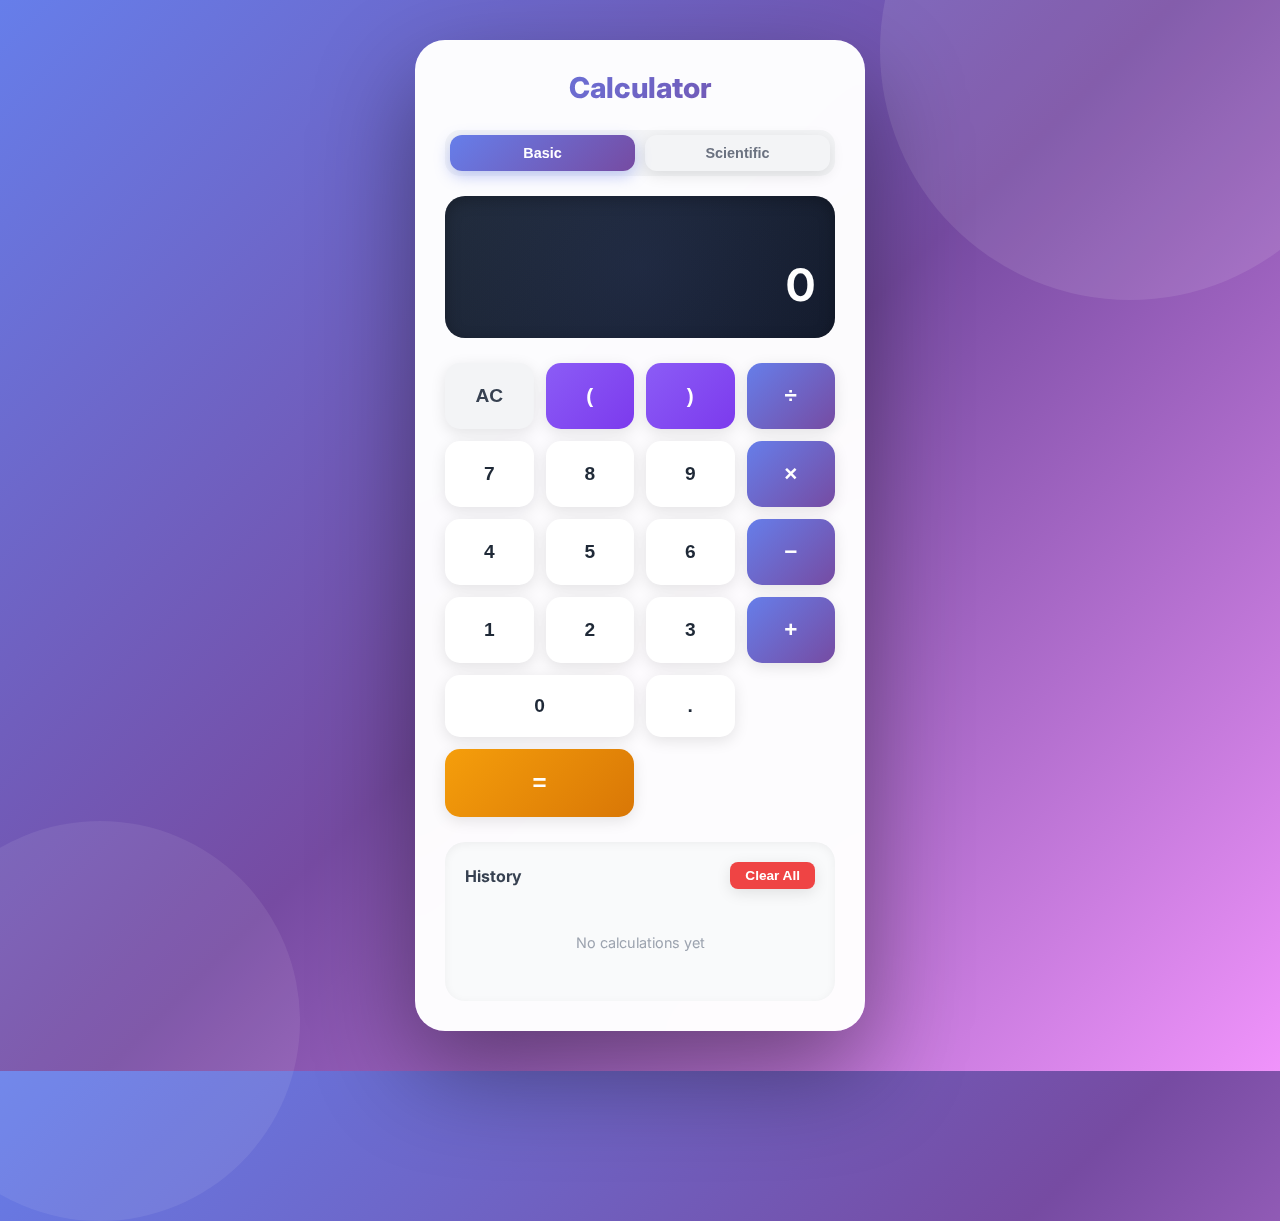
<file: index.html>
<!DOCTYPE html>
<html lang="en">
<head>
    <meta charset="UTF-8">
    <meta name="viewport" content="width=device-width, initial-scale=1.0">
    <title>Professional Calculator Pro</title>
    <style>
        @import url('https://fonts.googleapis.com/css2?family=Inter:wght@400;500;600;700;800&display=swap');

        * {
            margin: 0;
            padding: 0;
            box-sizing: border-box;
        }

        body {
            font-family: 'Inter', sans-serif;
            min-height: 100vh;
            display: flex;
            justify-content: center;
            align-items: center;
            background: linear-gradient(135deg, #667eea 0%, #764ba2 50%, #f093fb 100%);
            padding: 20px;
            position: relative;
            overflow-y: auto;
            overflow-x: hidden;
        }

        body::before {
            content: '';
            position: absolute;
            width: 500px;
            height: 500px;
            background: rgba(255, 255, 255, 0.1);
            border-radius: 50%;
            top: -200px;
            right: -100px;
            animation: float 15s infinite ease-in-out;
        }

        body::after {
            content: '';
            position: absolute;
            width: 400px;
            height: 400px;
            background: rgba(255, 255, 255, 0.08);
            border-radius: 50%;
            bottom: -150px;
            left: -100px;
            animation: float 12s infinite ease-in-out reverse;
        }

        @keyframes float {
            0%, 100% { transform: translateY(0) rotate(0deg); }
            50% { transform: translateY(-30px) rotate(5deg); }
        }

        .calculator-container {
            background: rgba(255, 255, 255, 0.98);
            backdrop-filter: blur(20px);
            border-radius: 30px;
            padding: 30px;
            box-shadow: 0 40px 100px rgba(0, 0, 0, 0.4);
            max-width: 450px;
            width: 100%;
            position: relative;
            z-index: 1;
            animation: slideUp 0.6s ease-out;
            margin: 20px auto;
        }

        @keyframes slideUp {
            from {
                opacity: 0;
                transform: translateY(30px);
            }
            to {
                opacity: 1;
                transform: translateY(0);
            }
        }

        .calculator-header {
            text-align: center;
            margin-bottom: 25px;
        }

        .calculator-header h1 {
            font-size: 1.8rem;
            background: linear-gradient(135deg, #667eea, #764ba2);
            -webkit-background-clip: text;
            -webkit-text-fill-color: transparent;
            background-clip: text;
            font-weight: 800;
            margin-bottom: 0;
        }

        .calculator-header p {
            display: none;
        }

        .mode-toggle {
            display: flex;
            gap: 10px;
            margin-bottom: 20px;
            background: #f3f4f6;
            padding: 5px;
            border-radius: 15px;
        }

        .mode-btn {
            flex: 1;
            padding: 10px;
            border: none;
            border-radius: 12px;
            font-size: 0.9rem;
            font-weight: 600;
            cursor: pointer;
            transition: all 0.3s ease;
            background: transparent;
            color: #6b7280;
        }

        .mode-btn.active {
            background: linear-gradient(135deg, #667eea, #764ba2);
            color: white;
            box-shadow: 0 5px 15px rgba(102, 126, 234, 0.4);
        }

        .display {
            background: linear-gradient(135deg, #1f2937, #111827);
            border-radius: 20px;
            padding: 25px 20px;
            margin-bottom: 25px;
            min-height: 140px;
            display: flex;
            flex-direction: column;
            justify-content: flex-end;
            box-shadow: inset 0 4px 15px rgba(0, 0, 0, 0.3);
            position: relative;
            overflow: hidden;
        }

        .display::before {
            content: '';
            position: absolute;
            top: -50%;
            left: -50%;
            width: 200%;
            height: 200%;
            background: radial-gradient(circle, rgba(102, 126, 234, 0.1) 0%, transparent 70%);
            animation: pulse 3s infinite;
        }

        @keyframes pulse {
            0%, 100% { transform: scale(1); opacity: 0.3; }
            50% { transform: scale(1.1); opacity: 0.6; }
        }

        .expression {
            font-size: 1.1rem;
            color: #9ca3af;
            min-height: 28px;
            text-align: right;
            word-wrap: break-word;
            word-break: break-all;
            margin-bottom: 8px;
            font-weight: 500;
            position: relative;
            z-index: 1;
        }

        .current-value {
            font-size: 2.8rem;
            color: white;
            font-weight: 700;
            text-align: right;
            word-wrap: break-word;
            word-break: break-all;
            min-height: 56px;
            display: flex;
            align-items: center;
            justify-content: flex-end;
            position: relative;
            z-index: 1;
        }

        .buttons {
            display: grid;
            grid-template-columns: repeat(4, 1fr);
            gap: 12px;
        }

        .scientific-buttons {
            display: none;
            grid-template-columns: repeat(4, 1fr);
            gap: 12px;
            margin-bottom: 12px;
        }

        .scientific-buttons.active {
            display: grid;
        }

        button {
            padding: 20px;
            font-size: 1.2rem;
            border: none;
            border-radius: 15px;
            cursor: pointer;
            font-weight: 700;
            transition: all 0.2s ease;
            box-shadow: 0 4px 15px rgba(0, 0, 0, 0.1);
            position: relative;
            overflow: hidden;
        }

        button::before {
            content: '';
            position: absolute;
            top: 50%;
            left: 50%;
            width: 0;
            height: 0;
            border-radius: 50%;
            background: rgba(255, 255, 255, 0.3);
            transform: translate(-50%, -50%);
            transition: width 0.3s, height 0.3s;
        }

        button:active::before {
            width: 200px;
            height: 200px;
        }

        button:active {
            transform: scale(0.95);
        }

        .btn-number {
            background: white;
            color: #1f2937;
            font-weight: 600;
        }

        .btn-number:hover {
            background: #f9fafb;
            box-shadow: 0 8px 20px rgba(0, 0, 0, 0.15);
        }

        .btn-operator {
            background: linear-gradient(135deg, #667eea, #764ba2);
            color: white;
            font-size: 1.4rem;
        }

        .btn-operator:hover {
            box-shadow: 0 10px 25px rgba(102, 126, 234, 0.5);
            transform: translateY(-2px);
        }

        .btn-operator.active {
            background: linear-gradient(135deg, #4c51bf, #5a32a3);
            box-shadow: 0 10px 30px rgba(102, 126, 234, 0.7);
        }

        .btn-function {
            background: #f3f4f6;
            color: #374151;
            font-weight: 600;
        }

        .btn-function:hover {
            background: #e5e7eb;
            color: #1f2937;
        }

        .btn-scientific {
            background: linear-gradient(135deg, #10b981, #059669);
            color: white;
            font-size: 1rem;
            padding: 15px;
        }

        .btn-scientific:hover {
            box-shadow: 0 8px 20px rgba(16, 185, 129, 0.4);
        }

        .btn-equals {
            background: linear-gradient(135deg, #f59e0b, #d97706);
            color: white;
            grid-column: span 2;
            font-size: 1.5rem;
        }

        .btn-equals:hover {
            box-shadow: 0 12px 30px rgba(245, 158, 11, 0.5);
            transform: translateY(-2px);
        }

        .btn-zero {
            grid-column: span 2;
        }

        .btn-bracket {
            background: linear-gradient(135deg, #8b5cf6, #7c3aed);
            color: white;
            font-size: 1.3rem;
        }

        .btn-bracket:hover {
            box-shadow: 0 8px 20px rgba(139, 92, 246, 0.4);
        }

        .history-panel {
            margin-top: 25px;
            background: #f9fafb;
            border-radius: 20px;
            padding: 20px;
            max-height: 200px;
            overflow-y: auto;
            box-shadow: inset 0 2px 10px rgba(0, 0, 0, 0.05);
        }

        .history-header {
            display: flex;
            justify-content: space-between;
            align-items: center;
            margin-bottom: 15px;
        }

        .history-title {
            font-size: 1rem;
            color: #374151;
            font-weight: 700;
        }

        .clear-history {
            background: #ef4444;
            color: white;
            border: none;
            padding: 6px 15px;
            border-radius: 8px;
            font-size: 0.85rem;
            cursor: pointer;
            font-weight: 600;
            transition: all 0.2s;
        }

        .clear-history:hover {
            background: #dc2626;
            box-shadow: 0 4px 12px rgba(239, 68, 68, 0.4);
        }

        .history-item {
            background: white;
            padding: 12px 15px;
            border-radius: 12px;
            margin-bottom: 10px;
            box-shadow: 0 2px 8px rgba(0, 0, 0, 0.05);
            transition: all 0.2s;
            cursor: pointer;
        }

        .history-item:hover {
            transform: translateX(5px);
            box-shadow: 0 4px 12px rgba(0, 0, 0, 0.1);
        }

        .history-expression {
            font-size: 0.9rem;
            color: #6b7280;
            margin-bottom: 4px;
        }

        .history-result {
            font-size: 1.1rem;
            color: #1f2937;
            font-weight: 700;
        }

        .empty-history {
            text-align: center;
            color: #9ca3af;
            font-size: 0.9rem;
            padding: 30px 0;
        }

        .error {
            animation: shake 0.5s;
            background: #fee2e2 !important;
            color: #dc2626 !important;
        }

        @keyframes shake {
            0%, 100% { transform: translateX(0); }
            25% { transform: translateX(-10px); }
            75% { transform: translateX(10px); }
        }

        /* Custom scrollbar */
        .history-panel::-webkit-scrollbar {
            width: 8px;
        }

        .history-panel::-webkit-scrollbar-track {
            background: #e5e7eb;
            border-radius: 10px;
        }

        .history-panel::-webkit-scrollbar-thumb {
            background: linear-gradient(135deg, #667eea, #764ba2);
            border-radius: 10px;
        }

        @media (max-width: 480px) {
            .calculator-container {
                padding: 20px;
            }

            button {
                padding: 16px;
                font-size: 1.1rem;
            }

            .current-value {
                font-size: 2.2rem;
            }

            .calculator-header h1 {
                font-size: 1.5rem;
            }
        }
    </style>
</head>
<body>
    <div class="calculator-container">
        <div class="calculator-header">
            <h1>Calculator</h1>
        </div>

        <div class="mode-toggle">
            <button class="mode-btn active" data-mode="basic">Basic</button>
            <button class="mode-btn" data-mode="scientific">Scientific</button>
        </div>

        <div class="display">
            <div class="expression" id="expression"></div>
            <div class="current-value" id="currentValue">0</div>
        </div>

        <div class="scientific-buttons" id="scientificButtons">
            <button class="btn-scientific" data-function="sin">sin</button>
            <button class="btn-scientific" data-function="cos">cos</button>
            <button class="btn-scientific" data-function="tan">tan</button>
            <button class="btn-scientific" data-function="log">log</button>
            
            <button class="btn-scientific" data-function="sqrt">√</button>
            <button class="btn-scientific" data-function="pow">x²</button>
            <button class="btn-scientific" data-function="exp">eˣ</button>
            <button class="btn-scientific" data-function="ln">ln</button>
            
            <button class="btn-scientific" data-function="pi">π</button>
            <button class="btn-scientific" data-function="e">e</button>
            <button class="btn-scientific" data-function="abs">|x|</button>
            <button class="btn-scientific" data-function="fact">x!</button>
        </div>

        <div class="buttons">
            <button class="btn-function" data-action="clear">AC</button>
            <button class="btn-bracket" data-bracket="(">(</button>
            <button class="btn-bracket" data-bracket=")">)</button>
            <button class="btn-operator" data-operator="/">÷</button>

            <button class="btn-number" data-number="7">7</button>
            <button class="btn-number" data-number="8">8</button>
            <button class="btn-number" data-number="9">9</button>
            <button class="btn-operator" data-operator="*">×</button>

            <button class="btn-number" data-number="4">4</button>
            <button class="btn-number" data-number="5">5</button>
            <button class="btn-number" data-number="6">6</button>
            <button class="btn-operator" data-operator="-">−</button>

            <button class="btn-number" data-number="1">1</button>
            <button class="btn-number" data-number="2">2</button>
            <button class="btn-number" data-number="3">3</button>
            <button class="btn-operator" data-operator="+">+</button>

            <button class="btn-number btn-zero" data-number="0">0</button>
            <button class="btn-number" data-number=".">.</button>
            <button class="btn-equals" data-action="equals">=</button>
        </div>

        <div class="history-panel">
            <div class="history-header">
                <span class="history-title"> History</span>
                <button class="clear-history" id="clearHistory">Clear All</button>
            </div>
            <div id="historyList">
                <div class="empty-history">No calculations yet</div>
            </div>
        </div>
    </div>

    <script>
        class AdvancedCalculator {
            constructor() {
                this.currentValue = '0';
                this.expression = '';
                this.history = [];
                this.lastResult = null;
                this.isScientificMode = false;
                
                this.currentDisplay = document.getElementById('currentValue');
                this.expressionDisplay = document.getElementById('expression');
                this.historyList = document.getElementById('historyList');
                
                this.initializeEventListeners();
                this.loadHistory();
            }

            initializeEventListeners() {
                // Mode toggle
                document.querySelectorAll('.mode-btn').forEach(btn => {
                    btn.addEventListener('click', (e) => {
                        document.querySelectorAll('.mode-btn').forEach(b => b.classList.remove('active'));
                        e.target.classList.add('active');
                        const mode = e.target.dataset.mode;
                        this.isScientificMode = mode === 'scientific';
                        const scientificBtns = document.getElementById('scientificButtons');
                        if (this.isScientificMode) {
                            scientificBtns.classList.add('active');
                        } else {
                            scientificBtns.classList.remove('active');
                        }
                    });
                });

                // Numbers
                document.querySelectorAll('[data-number]').forEach(btn => {
                    btn.addEventListener('click', () => this.appendNumber(btn.dataset.number));
                });

                // Operators
                document.querySelectorAll('[data-operator]').forEach(btn => {
                    btn.addEventListener('click', () => this.appendOperator(btn.dataset.operator));
                });

                // Brackets
                document.querySelectorAll('[data-bracket]').forEach(btn => {
                    btn.addEventListener('click', () => this.appendBracket(btn.dataset.bracket));
                });

                // Scientific functions
                document.querySelectorAll('[data-function]').forEach(btn => {
                    btn.addEventListener('click', () => this.applyFunction(btn.dataset.function));
                });

                // Actions
                document.querySelector('[data-action="clear"]').addEventListener('click', () => this.clear());
                document.querySelector('[data-action="equals"]').addEventListener('click', () => this.calculate());

                // History
                document.getElementById('clearHistory').addEventListener('click', () => this.clearHistory());

                // Keyboard support
                document.addEventListener('keydown', (e) => this.handleKeyboard(e));
            }

            appendNumber(number) {
                if (this.currentValue === '0' && number !== '.') {
                    this.currentValue = number;
                } else if (number === '.' && this.currentValue.includes('.')) {
                    return;
                } else {
                    this.currentValue += number;
                }
                this.updateDisplay();
            }

            appendOperator(operator) {
                if (this.currentValue !== '') {
                    if (this.expression !== '' && !this.expression.endsWith('(')) {
                        this.expression += ' ' + this.currentValue;
                    } else {
                        this.expression += this.currentValue;
                    }
                    this.expression += ' ' + operator + ' ';
                    this.currentValue = '';
                }
                this.updateDisplay();
            }

            appendBracket(bracket) {
                if (bracket === '(') {
                    if (this.expression === '' || this.expression.endsWith(' ')) {
                        this.expression += bracket;
                    } else {
                        this.expression += ' * ' + bracket;
                    }
                } else {
                    if (this.currentValue !== '') {
                        this.expression += this.currentValue;
                        this.currentValue = '';
                    }
                    this.expression += bracket;
                }
                this.updateDisplay();
            }

            applyFunction(func) {
                let value = parseFloat(this.currentValue) || 0;
                let result;

                try {
                    switch(func) {
                        case 'sin':
                            result = Math.sin(value * Math.PI / 180);
                            break;
                        case 'cos':
                            result = Math.cos(value * Math.PI / 180);
                            break;
                        case 'tan':
                            result = Math.tan(value * Math.PI / 180);
                            break;
                        case 'log':
                            result = Math.log10(value);
                            break;
                        case 'ln':
                            result = Math.log(value);
                            break;
                        case 'sqrt':
                            result = Math.sqrt(value);
                            break;
                        case 'pow':
                            result = Math.pow(value, 2);
                            break;
                        case 'exp':
                            result = Math.exp(value);
                            break;
                        case 'pi':
                            result = Math.PI;
                            break;
                        case 'e':
                            result = Math.E;
                            break;
                        case 'abs':
                            result = Math.abs(value);
                            break;
                        case 'fact':
                            result = this.factorial(Math.floor(value));
                            break;
                        default:
                            return;
                    }

                    this.currentValue = this.formatResult(result);
                    this.updateDisplay();
                } catch (error) {
                    this.showError();
                }
            }

            factorial(n) {
                if (n < 0) throw new Error('Invalid input');
                if (n === 0 || n === 1) return 1;
                let result = 1;
                for (let i = 2; i <= n; i++) {
                    result *= i;
                }
                return result;
            }

            calculate() {
                try {
                    let fullExpression = this.expression + this.currentValue;
                    if (fullExpression === '' || fullExpression === '0') return;

                    // Replace operators for evaluation
                    let evalExpression = fullExpression
                        .replace(/×/g, '*')
                        .replace(/÷/g, '/')
                        .replace(/−/g, '-');

                    // Evaluate
                    const result = eval(evalExpression);

                    if (!isFinite(result)) {
                        throw new Error('Invalid calculation');
                    }

                    // Add to history
                    this.addToHistory(fullExpression, result);

                    // Update display
                    this.expression = '';
                    this.currentValue = this.formatResult(result);
                    this.lastResult = result;
                    this.updateDisplay();

                } catch (error) {
                    this.showError();
                }
            }

            formatResult(number) {
                if (Number.isInteger(number)) {
                    return number.toString();
                }
                return parseFloat(number.toFixed(10)).toString();
            }

            clear() {
                this.currentValue = '0';
                this.expression = '';
                this.updateDisplay();
            }

            showError() {
                this.currentDisplay.classList.add('error');
                this.currentValue = 'Error';
                this.updateDisplay();
                
                setTimeout(() => {
                    this.currentDisplay.classList.remove('error');
                    this.clear();
                }, 1500);
            }

            updateDisplay() {
                this.currentDisplay.textContent = this.currentValue || '0';
                this.expressionDisplay.textContent = this.expression || '';
            }

            addToHistory(expression, result) {
                const historyItem = {
                    expression: expression,
                    result: result,
                    timestamp: new Date().toLocaleTimeString()
                };

                this.history.unshift(historyItem);
                if (this.history.length > 50) {
                    this.history.pop();
                }

                this.saveHistory();
                this.renderHistory();
            }

            renderHistory() {
                if (this.history.length === 0) {
                    this.historyList.innerHTML = '<div class="empty-history">No calculations yet</div>';
                    return;
                }

                this.historyList.innerHTML = this.history.map(item => `
                    <div class="history-item" onclick="calculator.useHistoryItem('${item.result}')">
                        <div class="history-expression">${item.expression}</div>
                        <div class="history-result">= ${this.formatResult(item.result)}</div>
                    </div>
                `).join('');
            }

            useHistoryItem(result) {
                this.currentValue = result;
                this.expression = '';
                this.updateDisplay();
            }

            clearHistory() {
                if (confirm('Clear all history?')) {
                    this.history = [];
                    this.saveHistory();
                    this.renderHistory();
                }
            }

            saveHistory() {
                try {
                    localStorage.setItem('calculatorHistory', JSON.stringify(this.history));
                } catch (e) {
                    console.log('Could not save history');
                }
            }

            loadHistory() {
                try {
                    const saved = localStorage.getItem('calculatorHistory');
                    if (saved) {
                        this.history = JSON.parse(saved);
                        this.renderHistory();
                    }
                } catch (e) {
                    console.log('Could not load history');
                }
            }

            handleKeyboard(e) {
                if (e.key >= '0' && e.key <= '9') {
                    this.appendNumber(e.key);
                } else if (e.key === '.') {
                    this.appendNumber('.');
                } else if (e.key === '+' || e.key === '-' || e.key === '*' || e.key === '/') {
                    this.appendOperator(e.key);
                } else if (e.key === 'Enter' || e.key === '=') {
                    e.preventDefault();
                    this.calculate();
                } else if (e.key === 'Escape' || e.key === 'c' || e.key === 'C') {
                    this.clear();
                } else if (e.key === '(' || e.key === ')') {
                    this.appendBracket(e.key);
                } else if (e.key === 'Backspace') {
                    if (this.currentValue.length > 1) {
                        this.currentValue = this.currentValue.slice(0, -1);
                    } else {
                        this.currentValue = '0';
                    }
                    this.updateDisplay();
                }
            }
        }

        // Initialize calculator
        const calculator = new AdvancedCalculator();
    </script>
</body>
</html>
</file>
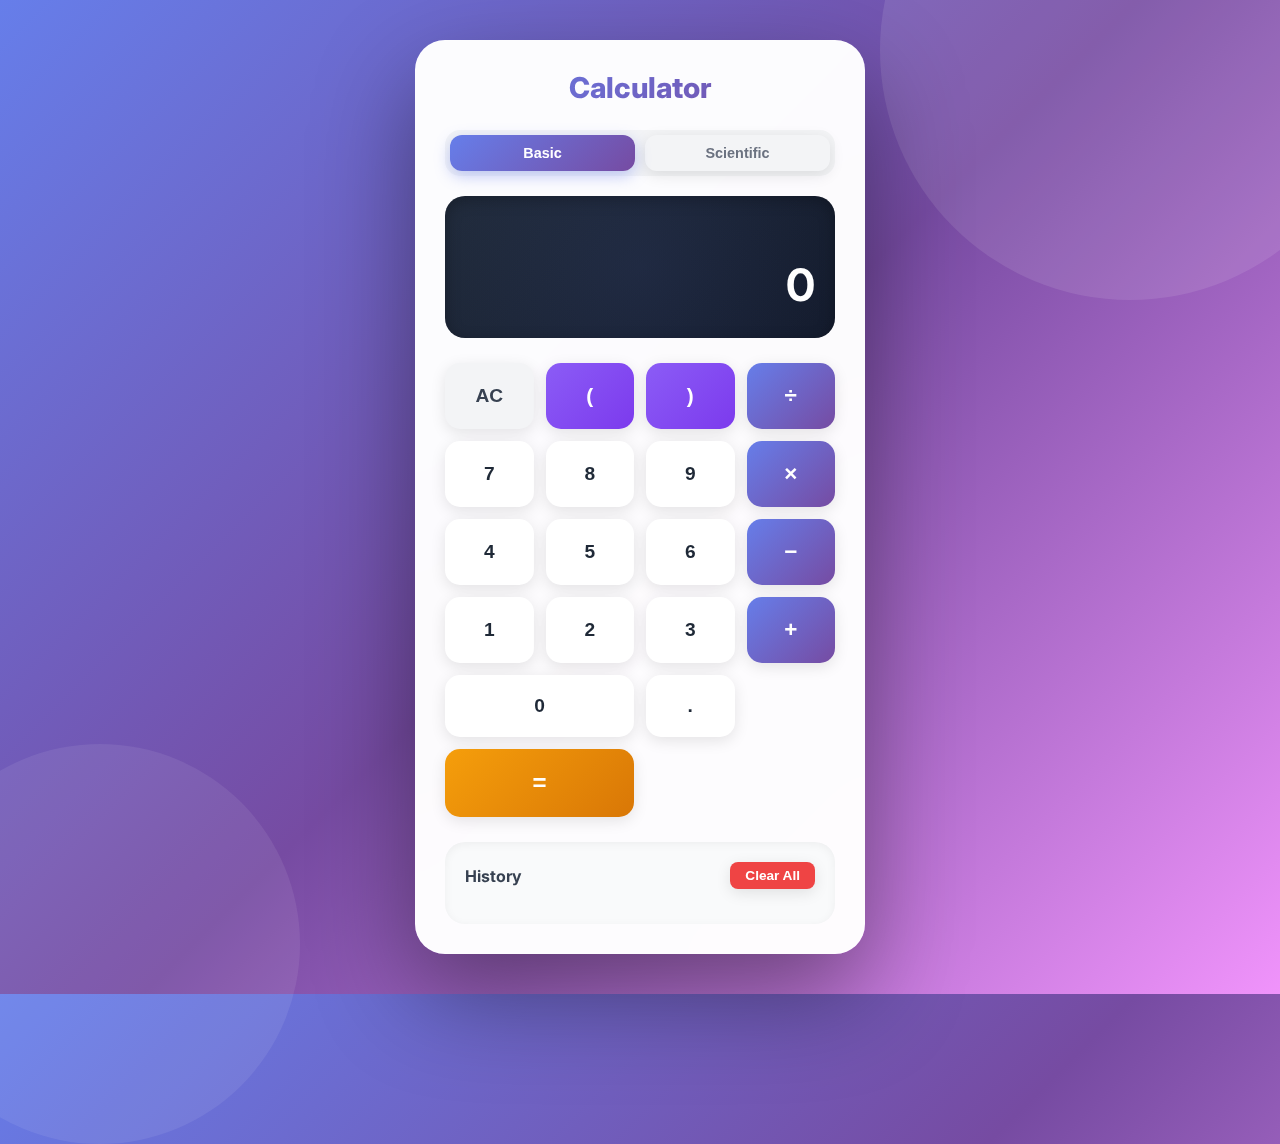
<file: _index.html>
<!DOCTYPE html>
<html lang="en">
<head>
    <meta charset="UTF-8">
    <meta name="viewport" content="width=device-width, initial-scale=1.0">
    <title>Professional Calculator Pro</title>

    <!-- CSS -->
    <link rel="stylesheet" href="style.css">
</head>
<body>

<div class="calculator-container">
    <div class="calculator-header">
        <h1>Calculator</h1>
    </div>

    <div class="mode-toggle">
        <button class="mode-btn active" data-mode="basic">Basic</button>
        <button class="mode-btn" data-mode="scientific">Scientific</button>
    </div>

    <div class="display">
        <div class="expression" id="expression"></div>
        <div class="current-value" id="currentValue">0</div>
    </div>

    <div class="scientific-buttons" id="scientificButtons">
        <button class="btn-scientific" data-function="sin">sin</button>
        <button class="btn-scientific" data-function="cos">cos</button>
        <button class="btn-scientific" data-function="tan">tan</button>
        <button class="btn-scientific" data-function="log">log</button>

        <button class="btn-scientific" data-function="sqrt">√</button>
        <button class="btn-scientific" data-function="pow">x²</button>
        <button class="btn-scientific" data-function="exp">eˣ</button>
        <button class="btn-scientific" data-function="ln">ln</button>

        <button class="btn-scientific" data-function="pi">π</button>
        <button class="btn-scientific" data-function="e">e</button>
        <button class="btn-scientific" data-function="abs">|x|</button>
        <button class="btn-scientific" data-function="fact">x!</button>
    </div>

    <div class="buttons">
        <button class="btn-function" data-action="clear">AC</button>
        <button class="btn-bracket" data-bracket="(">(</button>
        <button class="btn-bracket" data-bracket=")">)</button>
        <button class="btn-operator" data-operator="/">÷</button>

        <button class="btn-number" data-number="7">7</button>
        <button class="btn-number" data-number="8">8</button>
        <button class="btn-number" data-number="9">9</button>
        <button class="btn-operator" data-operator="*">×</button>

        <button class="btn-number" data-number="4">4</button>
        <button class="btn-number" data-number="5">5</button>
        <button class="btn-number" data-number="6">6</button>
        <button class="btn-operator" data-operator="-">−</button>

        <button class="btn-number" data-number="1">1</button>
        <button class="btn-number" data-number="2">2</button>
        <button class="btn-number" data-number="3">3</button>
        <button class="btn-operator" data-operator="+">+</button>

        <button class="btn-number btn-zero" data-number="0">0</button>
        <button class="btn-number" data-number=".">.</button>
        <button class="btn-equals" data-action="equals">=</button>
    </div>

    <div class="history-panel">
        <div class="history-header">
            <span class="history-title">History</span>
            <button class="clear-history" id="clearHistory">Clear All</button>
        </div>
        <div id="historyList">
            <div class="empty-history">No calculations yet</div>
        </div>
    </div>
</div>

<!-- JS MUST LOAD LAST -->
<script src="script.js"></script>
</body>
</html>
</file>
<file: style.css>
@import url('https://fonts.googleapis.com/css2?family=Inter:wght@400;500;600;700;800&display=swap');

        * {
            margin: 0;
            padding: 0;
            box-sizing: border-box;
        }

        body {
            font-family: 'Inter', sans-serif;
            min-height: 100vh;
            display: flex;
            justify-content: center;
            align-items: center;
            background: linear-gradient(135deg, #667eea 0%, #764ba2 50%, #f093fb 100%);
            padding: 20px;
            position: relative;
            overflow-y: auto;
            overflow-x: hidden;
        }

        body::before {
            content: '';
            position: absolute;
            width: 500px;
            height: 500px;
            background: rgba(255, 255, 255, 0.1);
            border-radius: 50%;
            top: -200px;
            right: -100px;
            animation: float 15s infinite ease-in-out;
        }

        body::after {
            content: '';
            position: absolute;
            width: 400px;
            height: 400px;
            background: rgba(255, 255, 255, 0.08);
            border-radius: 50%;
            bottom: -150px;
            left: -100px;
            animation: float 12s infinite ease-in-out reverse;
        }

        @keyframes float {
            0%, 100% { transform: translateY(0) rotate(0deg); }
            50% { transform: translateY(-30px) rotate(5deg); }
        }

        .calculator-container {
            background: rgba(255, 255, 255, 0.98);
            backdrop-filter: blur(20px);
            border-radius: 30px;
            padding: 30px;
            box-shadow: 0 40px 100px rgba(0, 0, 0, 0.4);
            max-width: 450px;
            width: 100%;
            position: relative;
            z-index: 1;
            animation: slideUp 0.6s ease-out;
            margin: 20px auto;
        }

        @keyframes slideUp {
            from {
                opacity: 0;
                transform: translateY(30px);
            }
            to {
                opacity: 1;
                transform: translateY(0);
            }
        }

        .calculator-header {
            text-align: center;
            margin-bottom: 25px;
        }

        .calculator-header h1 {
            font-size: 1.8rem;
            background: linear-gradient(135deg, #667eea, #764ba2);
            -webkit-background-clip: text;
            -webkit-text-fill-color: transparent;
            background-clip: text;
            font-weight: 800;
            margin-bottom: 0;
        }

        .calculator-header p {
            display: none;
        }

        .mode-toggle {
            display: flex;
            gap: 10px;
            margin-bottom: 20px;
            background: #f3f4f6;
            padding: 5px;
            border-radius: 15px;
        }

        .mode-btn {
            flex: 1;
            padding: 10px;
            border: none;
            border-radius: 12px;
            font-size: 0.9rem;
            font-weight: 600;
            cursor: pointer;
            transition: all 0.3s ease;
            background: transparent;
            color: #6b7280;
        }

        .mode-btn.active {
            background: linear-gradient(135deg, #667eea, #764ba2);
            color: white;
            box-shadow: 0 5px 15px rgba(102, 126, 234, 0.4);
        }

        .display {
            background: linear-gradient(135deg, #1f2937, #111827);
            border-radius: 20px;
            padding: 25px 20px;
            margin-bottom: 25px;
            min-height: 140px;
            display: flex;
            flex-direction: column;
            justify-content: flex-end;
            box-shadow: inset 0 4px 15px rgba(0, 0, 0, 0.3);
            position: relative;
            overflow: hidden;
        }

        .display::before {
            content: '';
            position: absolute;
            top: -50%;
            left: -50%;
            width: 200%;
            height: 200%;
            background: radial-gradient(circle, rgba(102, 126, 234, 0.1) 0%, transparent 70%);
            animation: pulse 3s infinite;
        }

        @keyframes pulse {
            0%, 100% { transform: scale(1); opacity: 0.3; }
            50% { transform: scale(1.1); opacity: 0.6; }
        }

        .expression {
            font-size: 1.1rem;
            color: #9ca3af;
            min-height: 28px;
            text-align: right;
            word-wrap: break-word;
            word-break: break-all;
            margin-bottom: 8px;
            font-weight: 500;
            position: relative;
            z-index: 1;
        }

        .current-value {
            font-size: 2.8rem;
            color: white;
            font-weight: 700;
            text-align: right;
            word-wrap: break-word;
            word-break: break-all;
            min-height: 56px;
            display: flex;
            align-items: center;
            justify-content: flex-end;
            position: relative;
            z-index: 1;
        }

        .buttons {
            display: grid;
            grid-template-columns: repeat(4, 1fr);
            gap: 12px;
        }

        .scientific-buttons {
            display: none;
            grid-template-columns: repeat(4, 1fr);
            gap: 12px;
            margin-bottom: 12px;
        }

        .scientific-buttons.active {
            display: grid;
        }

        button {
            padding: 20px;
            font-size: 1.2rem;
            border: none;
            border-radius: 15px;
            cursor: pointer;
            font-weight: 700;
            transition: all 0.2s ease;
            box-shadow: 0 4px 15px rgba(0, 0, 0, 0.1);
            position: relative;
            overflow: hidden;
        }

        button::before {
            content: '';
            position: absolute;
            top: 50%;
            left: 50%;
            width: 0;
            height: 0;
            border-radius: 50%;
            background: rgba(255, 255, 255, 0.3);
            transform: translate(-50%, -50%);
            transition: width 0.3s, height 0.3s;
        }

        button:active::before {
            width: 200px;
            height: 200px;
        }

        button:active {
            transform: scale(0.95);
        }

        .btn-number {
            background: white;
            color: #1f2937;
            font-weight: 600;
        }

        .btn-number:hover {
            background: #f9fafb;
            box-shadow: 0 8px 20px rgba(0, 0, 0, 0.15);
        }

        .btn-operator {
            background: linear-gradient(135deg, #667eea, #764ba2);
            color: white;
            font-size: 1.4rem;
        }

        .btn-operator:hover {
            box-shadow: 0 10px 25px rgba(102, 126, 234, 0.5);
            transform: translateY(-2px);
        }

        .btn-operator.active {
            background: linear-gradient(135deg, #4c51bf, #5a32a3);
            box-shadow: 0 10px 30px rgba(102, 126, 234, 0.7);
        }

        .btn-function {
            background: #f3f4f6;
            color: #374151;
            font-weight: 600;
        }

        .btn-function:hover {
            background: #e5e7eb;
            color: #1f2937;
        }

        .btn-scientific {
            background: linear-gradient(135deg, #10b981, #059669);
            color: white;
            font-size: 1rem;
            padding: 15px;
        }

        .btn-scientific:hover {
            box-shadow: 0 8px 20px rgba(16, 185, 129, 0.4);
        }

        .btn-equals {
            background: linear-gradient(135deg, #f59e0b, #d97706);
            color: white;
            grid-column: span 2;
            font-size: 1.5rem;
        }

        .btn-equals:hover {
            box-shadow: 0 12px 30px rgba(245, 158, 11, 0.5);
            transform: translateY(-2px);
        }

        .btn-zero {
            grid-column: span 2;
        }

        .btn-bracket {
            background: linear-gradient(135deg, #8b5cf6, #7c3aed);
            color: white;
            font-size: 1.3rem;
        }

        .btn-bracket:hover {
            box-shadow: 0 8px 20px rgba(139, 92, 246, 0.4);
        }

        .history-panel {
            margin-top: 25px;
            background: #f9fafb;
            border-radius: 20px;
            padding: 20px;
            max-height: 200px;
            overflow-y: auto;
            box-shadow: inset 0 2px 10px rgba(0, 0, 0, 0.05);
        }

        .history-header {
            display: flex;
            justify-content: space-between;
            align-items: center;
            margin-bottom: 15px;
        }

        .history-title {
            font-size: 1rem;
            color: #374151;
            font-weight: 700;
        }

        .clear-history {
            background: #ef4444;
            color: white;
            border: none;
            padding: 6px 15px;
            border-radius: 8px;
            font-size: 0.85rem;
            cursor: pointer;
            font-weight: 600;
            transition: all 0.2s;
        }

        .clear-history:hover {
            background: #dc2626;
            box-shadow: 0 4px 12px rgba(239, 68, 68, 0.4);
        }

        .history-item {
            background: white;
            padding: 12px 15px;
            border-radius: 12px;
            margin-bottom: 10px;
            box-shadow: 0 2px 8px rgba(0, 0, 0, 0.05);
            transition: all 0.2s;
            cursor: pointer;
        }

        .history-item:hover {
            transform: translateX(5px);
            box-shadow: 0 4px 12px rgba(0, 0, 0, 0.1);
        }

        .history-expression {
            font-size: 0.9rem;
            color: #6b7280;
            margin-bottom: 4px;
        }

        .history-result {
            font-size: 1.1rem;
            color: #1f2937;
            font-weight: 700;
        }

        .empty-history {
            text-align: center;
            color: #9ca3af;
            font-size: 0.9rem;
            padding: 30px 0;
        }

        .error {
            animation: shake 0.5s;
            background: #fee2e2 !important;
            color: #dc2626 !important;
        }

        @keyframes shake {
            0%, 100% { transform: translateX(0); }
            25% { transform: translateX(-10px); }
            75% { transform: translateX(10px); }
        }

        /* Custom scrollbar */
        .history-panel::-webkit-scrollbar {
            width: 8px;
        }

        .history-panel::-webkit-scrollbar-track {
            background: #e5e7eb;
            border-radius: 10px;
        }

        .history-panel::-webkit-scrollbar-thumb {
            background: linear-gradient(135deg, #667eea, #764ba2);
            border-radius: 10px;
        }

        @media (max-width: 480px) {
            .calculator-container {
                padding: 20px;
            }

            button {
                padding: 16px;
                font-size: 1.1rem;
            }

            .current-value {
                font-size: 2.2rem;
            }

            .calculator-header h1 {
                font-size: 1.5rem;
            }
        }
</file>
